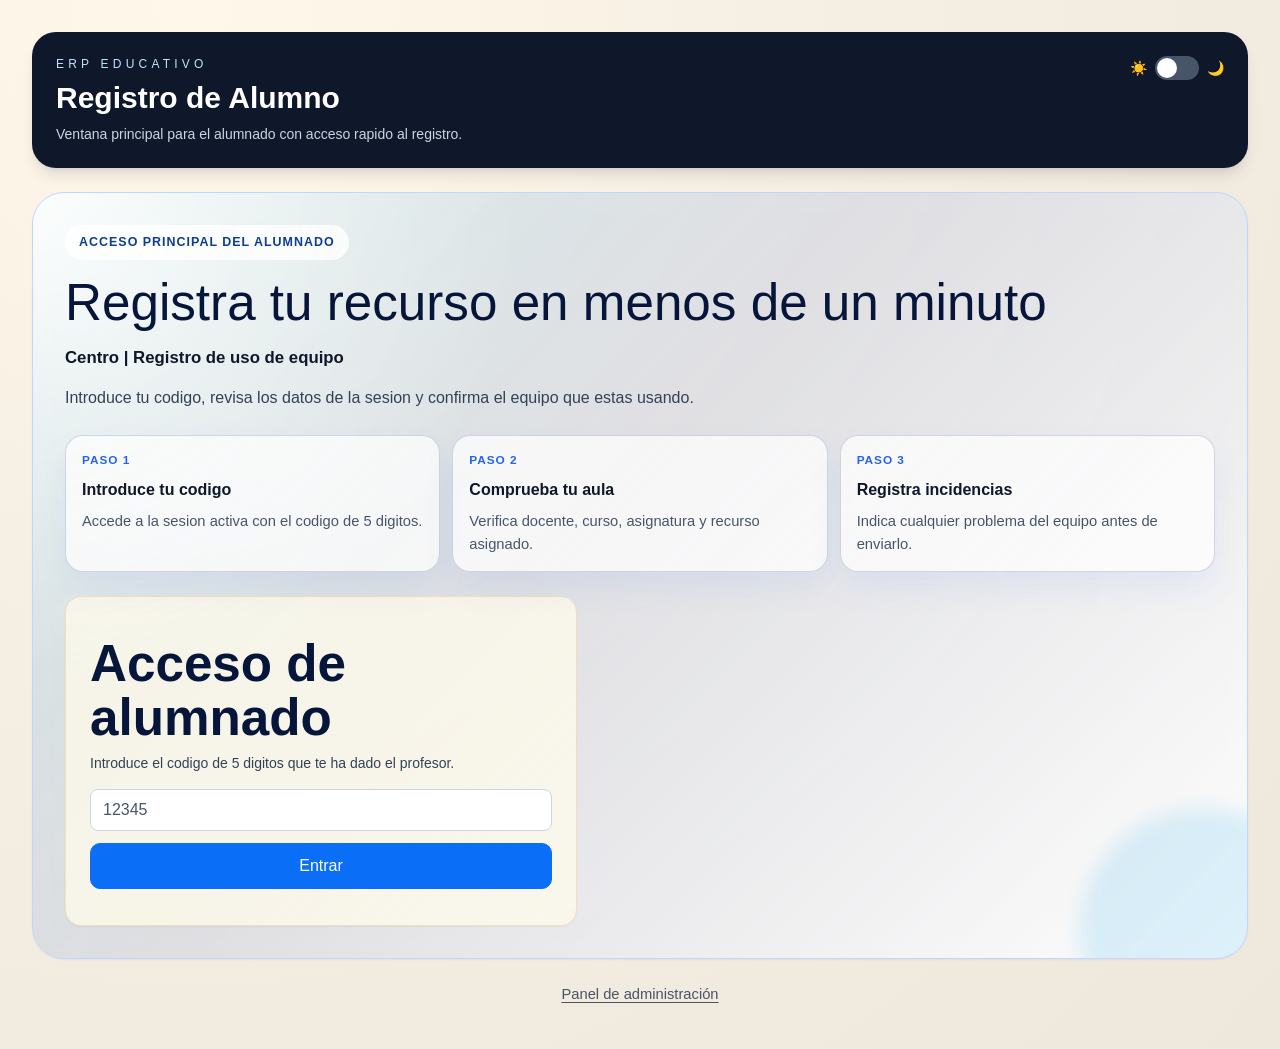
<file: index.html>
<!doctype html>
<html lang="es">
  <head>
    <meta charset="UTF-8" />
    <meta name="viewport" content="width=device-width, initial-scale=1.0" />
    <title>Registro Estudiante | Registro de recursos</title>
    <link
      rel="icon"
      href="data:image/svg+xml,%3Csvg xmlns='http://www.w3.org/2000/svg' viewBox='0 0 100 100'%3E%3Ctext y='.9em' font-size='90'%3E%F0%9F%93%9D%3C/text%3E%3C/svg%3E"
    />
    <script>
      (function () {
        const stored = localStorage.getItem("erp_theme_mode");
        const mode = stored === "light" || stored === "dark"
          ? stored
          : (window.matchMedia("(prefers-color-scheme: dark)").matches ? "dark" : "light");
        const isDark = mode === "dark";
        document.documentElement.classList.toggle("dark", isDark);
      })();
    </script>
    <script type="module" crossorigin src="./assets/theme-DQ0UZAFP.js"></script>
    <script type="module" crossorigin src="./assets/student-main-COjayUn0.js"></script>
    <link rel="stylesheet" crossorigin href="./assets/theme-D5DVmmmR.css">
  </head>
  <body class="app-body text-slate-800 dark:text-slate-100">
    <main class="mx-auto min-h-screen max-w-7xl p-4 md:p-8">
      <header class="app-header mb-6 rounded-3xl p-6 text-white shadow-lg">
        <div class="flex flex-wrap items-start justify-between gap-4">
          <div>
            <p class="text-xs uppercase tracking-[0.35em] text-sky-200">ERP educativo</p>
            <h1 class="mt-2 text-2xl font-bold md:text-3xl">Registro de Alumno</h1>
            <p class="mt-2 max-w-2xl text-sm text-slate-300">
              Ventana principal para el alumnado con acceso rapido al registro.
            </p>
          </div>
          <div class="flex items-center gap-2 text-slate-300">
            <span class="text-sm">☀️</span>
            <label class="relative inline-flex cursor-pointer items-center">
              <input id="theme-toggle-student" type="checkbox" class="peer sr-only" />
              <span class="h-6 w-11 rounded-full bg-slate-600 transition peer-checked:bg-indigo-500"></span>
              <span class="absolute left-0.5 top-0.5 h-5 w-5 rounded-full bg-white transition peer-checked:translate-x-5"></span>
            </label>
            <span class="text-sm">🌙</span>
          </div>
        </div>
      </header>

      <section id="student-landing-hero" class="student-hero app-card rounded-[2rem] p-6 shadow-sm backdrop-blur md:p-8">
        <div class="student-hero-copy">
          <p class="student-hero-kicker">Acceso principal del alumnado</p>
          <h2>Registra tu recurso en menos de un minuto</h2>
          <p id="student-subtitle" class="student-hero-subtitle">Cargando configuracion...</p>
          <p class="student-hero-text">
            Introduce tu codigo, revisa los datos de la sesion y confirma el equipo que estas usando.
          </p>

          <div class="student-hero-points mt-6">
            <article class="student-point">
              <span class="student-point__label">Paso 1</span>
              <strong>Introduce tu codigo</strong>
              <p>Accede a la sesion activa con el codigo de 5 digitos.</p>
            </article>
            <article class="student-point">
              <span class="student-point__label">Paso 2</span>
              <strong>Comprueba tu aula</strong>
              <p>Verifica docente, curso, asignatura y recurso asignado.</p>
            </article>
            <article class="student-point">
              <span class="student-point__label">Paso 3</span>
              <strong>Registra incidencias</strong>
              <p>Indica cualquier problema del equipo antes de enviarlo.</p>
            </article>
          </div>

          <section id="code-gate" class="student-gate app-subcard mt-6 hidden rounded-2xl p-6 shadow-sm">
            <h2 class="text-lg font-semibold text-slate-900 dark:text-slate-100">Acceso de alumnado</h2>
            <p class="mt-2 text-sm text-slate-700 dark:text-slate-300">Introduce el codigo de 5 digitos que te ha dado el profesor.</p>
            <form id="code-gate-form" class="mt-4 space-y-3">
              <input id="code-gate-input" inputmode="numeric" maxlength="5" placeholder="12345" required class="w-full rounded-lg border border-slate-300 px-3 py-2" />
              <button type="submit" class="btn primary w-full">Entrar</button>
            </form>
            <p id="code-gate-feedback" class="mt-3 text-sm text-slate-600 dark:text-slate-300"></p>
          </section>
        </div>
      </section>

      <dialog id="invalid-code-modal" class="app-modal rounded-2xl border border-slate-300 bg-white p-0 dark:border-slate-700 dark:bg-slate-900">
        <div class="p-6">
          <h3 class="text-lg font-semibold text-slate-900 dark:text-slate-100">Codigo no valido</h3>
          <p class="mt-2 text-sm text-slate-700 dark:text-slate-300">El codigo introducido no existe. Vuelve a introducir un codigo correcto.</p>
          <button id="close-invalid-code-modal" class="btn primary mt-4">Reintentar</button>
        </div>
      </dialog>

      <section id="student-session-section" class="app-card session-data mt-6 rounded-2xl p-5 shadow-sm backdrop-blur md:p-6">
        <h2 class="text-lg font-semibold text-blue-950 dark:text-slate-100">Informe de sesion</h2>
        <div class="mt-4 grid gap-3 md:grid-cols-3">
          <article class="app-subcard rounded-lg p-4">
            <p class="text-xs text-blue-900 dark:text-slate-300">Profesor</p>
            <p id="student-teacher" class="mt-1 font-semibold text-blue-950 dark:text-slate-100"></p>
            <p class="mt-3 text-xs text-blue-900 dark:text-slate-300">Dia</p>
            <p id="student-date" class="mt-1 font-semibold text-blue-950 dark:text-slate-100"></p>
            <p class="mt-3 text-xs text-blue-900 dark:text-slate-300">Hora</p>
            <p id="student-time" class="mt-1 font-semibold text-blue-950 dark:text-slate-100"></p>
          </article>
          <article class="app-subcard rounded-lg p-4">
            <p class="text-xs text-blue-900 dark:text-slate-300">Curso</p>
            <p id="student-course" class="mt-1 font-semibold text-blue-950 dark:text-slate-100"></p>
            <p class="mt-3 text-xs text-blue-900 dark:text-slate-300">Letra</p>
            <p id="student-unit" class="mt-1 font-semibold text-blue-950 dark:text-slate-100"></p>
            <p class="mt-3 text-xs text-blue-900 dark:text-slate-300">Asignatura</p>
            <p id="student-subject" class="mt-1 font-semibold text-blue-950 dark:text-slate-100"></p>
          </article>
          <article class="app-subcard rounded-lg p-4">
            <p class="text-xs text-blue-900 dark:text-slate-300">Ubicacion</p>
            <p id="student-location" class="mt-1 font-semibold text-blue-950 dark:text-slate-100"></p>
            <p class="mt-3 text-xs text-blue-900 dark:text-slate-300">Recurso</p>
            <p id="student-resource" class="mt-1 font-semibold text-blue-950 dark:text-slate-100"></p>
          </article>
        </div>
      </section>

      <section id="student-register-section" class="app-card mt-6 rounded-2xl p-5 shadow-sm backdrop-blur md:p-6">
        <h2 class="text-lg font-semibold text-blue-950 dark:text-slate-100">Registrar recurso</h2>
        <form id="student-form" class="mt-4 grid gap-4 md:grid-cols-2">
          <label class="block">
            <span class="mb-1 block text-sm font-medium text-blue-950 dark:text-slate-300">Nombre alumno</span>
            <select id="student-name" name="studentName" required class="w-full rounded-lg border border-slate-300 px-3 py-2"></select>
          </label>

          <label id="student-name-other-wrap" class="block hidden">
            <span class="mb-1 block text-sm font-medium text-blue-950 dark:text-slate-300">Nombre alumno (Otro)</span>
            <input id="student-name-other" name="studentNameOther" class="w-full rounded-lg border border-slate-300 px-3 py-2" />
          </label>

          <label class="block">
            <span class="mb-1 block text-sm font-medium text-blue-950 dark:text-slate-300">Recurso</span>
            <select id="student-resource-input" name="resourceInput" required class="w-full rounded-lg border border-slate-300 px-3 py-2"></select>
          </label>

          <label class="block">
            <span class="mb-1 block text-sm font-medium text-blue-950 dark:text-slate-300">Incidencia</span>
            <select id="has-incident" name="hasIncident" class="w-full rounded-lg border border-slate-300 px-3 py-2">
              <option value="no">No</option>
              <option value="si">Si</option>
            </select>
          </label>

          <label class="block md:col-span-2">
            <span class="mb-1 block text-sm font-medium text-blue-950 dark:text-slate-300">Descripcion de la incidencia</span>
            <textarea id="student-incident" name="incident" rows="3" placeholder="Ej: teclado danado, pantalla con fallo..." class="w-full rounded-lg border border-slate-300 px-3 py-2" disabled></textarea>
          </label>

          <button type="submit" class="btn primary md:col-span-2">
            Registrar recurso
          </button>
        </form>
        <p id="student-feedback" class="mt-3 text-sm text-slate-600 dark:text-slate-300"></p>
      </section>

      <div id="student-admin-footer" class="student-admin-footer">
        <a href="./admin.html" class="student-admin-link">
          Panel de administración
        </a>
      </div>
    </main>
  </body>
</html>
</file>
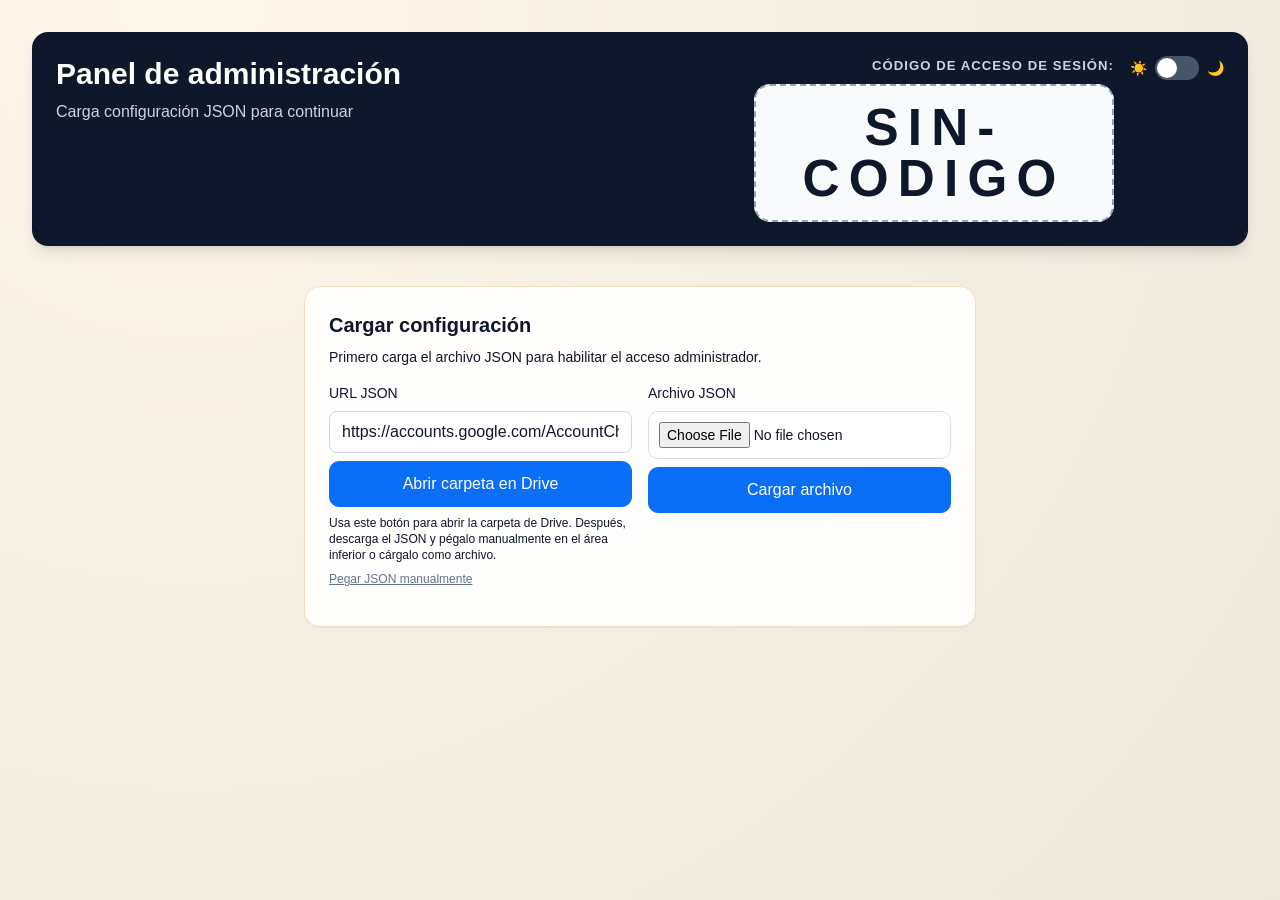
<file: admin.html>
<!doctype html>
<html lang="es">
  <head>
    <meta charset="UTF-8" />
    <meta name="viewport" content="width=device-width, initial-scale=1.0" />
    <title>Panel de administración | Registro de recursos</title>
    <link
      rel="icon"
      href="data:image/svg+xml,%3Csvg xmlns='http://www.w3.org/2000/svg' viewBox='0 0 100 100'%3E%3Ctext y='.9em' font-size='90'%3E%F0%9F%8F%AB%3C/text%3E%3C/svg%3E"
    />
    <script>
      (function () {
        const stored = localStorage.getItem("erp_theme_mode");
        const mode = stored === "light" || stored === "dark"
          ? stored
          : (window.matchMedia("(prefers-color-scheme: dark)").matches ? "dark" : "light");
        const isDark = mode === "dark";
        document.documentElement.classList.toggle("dark", isDark);
      })();
    </script>
    <script type="module" crossorigin src="./assets/admin-BoJXXQzV.js"></script>
    <link rel="modulepreload" crossorigin href="./assets/theme-DQ0UZAFP.js">
    <link rel="stylesheet" crossorigin href="./assets/theme-D5DVmmmR.css">
  </head>
  <body class="app-body text-slate-800 dark:text-slate-100">
    <main class="mx-auto min-h-screen max-w-7xl p-4 md:p-8">
      <header class="app-header mb-6 rounded-2xl p-6 text-white shadow-lg">
        <div class="flex flex-wrap items-start justify-between gap-3">
          <div>
            <h1 class="text-2xl font-bold md:text-3xl">Panel de administración</h1>
            <p id="admin-subtitle" class="mt-2 text-slate-300">Cargando instituto... | Registro del uso de recursos</p>
          </div>
          <div class="admin-header-tools">
            <div class="admin-access-code-block">
              <p class="admin-access-code-label">Código de acceso de sesión:</p>
              <button id="access-code-btn" class="admin-access-code-button" type="button">
                SIN-CODIGO
              </button>
            </div>
            <div class="flex items-center gap-2 text-slate-300">
              <span class="text-sm">☀️</span>
              <label class="relative inline-flex cursor-pointer items-center">
                <input id="theme-toggle-admin" type="checkbox" class="peer sr-only" />
                <span class="h-6 w-11 rounded-full bg-slate-600 transition peer-checked:bg-indigo-500"></span>
                <span class="absolute left-0.5 top-0.5 h-5 w-5 rounded-full bg-white transition peer-checked:translate-x-5"></span>
              </label>
              <span class="text-sm">🌙</span>
            </div>
          </div>
        </div>
      </header>

      <section id="admin-config-loader" class="admin-panel app-card mx-auto mt-10 max-w-2xl rounded-2xl p-6 shadow-sm backdrop-blur">
        <h2 class="text-xl font-semibold">Cargar configuración</h2>
        <p class="mt-2 text-sm text-slate-700 dark:text-slate-300">Primero carga el archivo JSON para habilitar el acceso administrador.</p>
        <div class="mt-4 grid gap-4 md:grid-cols-2">
          <div class="space-y-2">
            <label class="block text-sm font-medium">URL JSON</label>
            <input id="boot-config-url" type="url" placeholder="https://.../config.json" class="w-full rounded-lg border border-slate-300 px-3 py-2" />
            <button id="boot-download-json" type="button" class="btn primary w-full">
              Abrir carpeta en Drive
            </button>
            <p class="text-xs text-slate-500 dark:text-slate-300">
              Usa este botón para abrir la carpeta de Drive. Después, descarga el JSON y pégalo manualmente en el área inferior o cárgalo como archivo.
            </p>
            <button
              id="boot-show-json-editor"
              type="button"
              class="text-left text-xs text-slate-500 underline hover:text-slate-700 dark:text-slate-300"
            >
              Pegar JSON manualmente
            </button>
            <div id="boot-config-json-panel" class="space-y-2 hidden">
              <label class="block text-sm font-medium">JSON descargado</label>
              <textarea id="boot-config-text" rows="10" class="w-full rounded-lg border border-slate-300 bg-white p-2 text-xs font-mono text-slate-700 dark:bg-slate-900 dark:text-slate-100"></textarea>
              <button id="boot-load-config-text" type="button" class="btn primary w-full">
                Cargar configuración
              </button>
            </div>
          </div>
          <div class="space-y-2">
            <label class="block text-sm font-medium">Archivo JSON</label>
            <input id="boot-config-file" type="file" accept=".json,application/json" class="block w-full text-sm" />
            <button id="boot-load-config-file" type="button" class="btn primary w-full">
              Cargar archivo
            </button>
          </div>
        </div>
        <p id="boot-config-feedback" class="mt-3 text-sm text-slate-600 dark:text-slate-300"></p>
      </section>

      <section id="admin-login" class="admin-panel app-card mx-auto mt-10 hidden max-w-md rounded-2xl p-6 shadow-sm backdrop-blur">
        <h2 class="text-xl font-semibold">Acceso administrador</h2>
        <form id="login-form" class="mt-4 space-y-3">
          <input
            id="admin-password"
            type="password"
            placeholder="Contrasena de administrador"
            required
            class="w-full rounded-lg border border-slate-300 px-3 py-2"
          />
          <button id="login-button" type="submit" class="btn primary w-full">
            Acceso administrador
          </button>
        </form>
        <p id="login-feedback" class="mt-3 text-sm text-slate-600 dark:text-slate-300"></p>
      </section>

      <div id="admin-app" class="admin-panel hidden">
        <nav id="admin-tabs" class="app-card mb-5 flex flex-wrap gap-2 rounded-2xl p-3 shadow-sm backdrop-blur">
          <button class="tab-btn active rounded-full border border-slate-300 px-4 py-2 text-sm font-medium dark:border-slate-600 dark:bg-slate-800" data-tab-target="config">Configuracion</button>
          <button class="tab-btn rounded-full border border-slate-300 px-4 py-2 text-sm font-medium dark:border-slate-600 dark:bg-slate-800" data-tab-target="acceso">Acceso alumnado</button>
          <button class="tab-btn rounded-full border border-slate-300 px-4 py-2 text-sm font-medium dark:border-slate-600 dark:bg-slate-800" data-tab-target="validacion">Registro de equipos</button>
          <button class="tab-btn rounded-full border border-slate-300 px-4 py-2 text-sm font-medium dark:border-slate-600 dark:bg-slate-800" data-tab-target="auditoria">Auditoria</button>
        </nav>

        <section class="app-card tab-panel active rounded-2xl p-5 shadow-sm backdrop-blur md:p-6" data-tab-panel="config">
          <form id="session-form" class="space-y-4">
            <div class="form-grid">
              <label>
                Docente
                <select id="docente" required></select>
              </label>
              <label>
                Fecha
                <input id="fecha" type="date" required />
              </label>
              <label>
                Hora
                <select id="hora" required>
                  <option value="8:00-9:00">1º hora (8:00-9:00)</option>
                  <option value="9:00-10:00">2º hora (9:00-10:00)</option>
                  <option value="10:00-11:00">3º hora (10:00-11:00)</option>
                  <option value="11:00-11:30">Recreo (11:00-11:30)</option>
                  <option value="11:30-12:30">4º hora (11:30-12:30)</option>
                  <option value="12:30-13:30">5º hora (12:30-13:30)</option>
                  <option value="13:30-14:30">6º hora (13:30-14:30)</option>
                </select>
              </label>
              <label class="flex items-center gap-2 pt-6">
                <input id="puestos-fijos-curso" type="checkbox" class="h-4 w-4" />
                <span>Puestos fijos para todo el curso</span>
              </label>
            </div>
            <div class="form-grid">
              <label>
                URL inicio (post-registro)
                <input id="url-inicio" type="url" placeholder="https://educacionadistancia.juntadeandalucia.es/centros/cadiz/my/courses.php" />
              </label>
            </div>
            <div class="form-grid">
              <label>
                Curso
                <select id="curso"></select>
              </label>
              <label>
                Unidad
                <select id="unidad"></select>
              </label>
              <label>
                Asignatura
                <select id="asignatura"></select>
              </label>
              <label id="asignatura-otra-wrap" class="hidden">
                Otra asignatura
                <input id="asignatura-otra" placeholder="Escribe una asignatura nueva" />
              </label>
            </div>

            <div class="form-grid">
              <label>
                Ubicacion
                <select id="ubicacion"></select>
              </label>
              <label>
                Recurso
                <select id="recurso"></select>
              </label>
            </div>

            <label class="full">
              <span id="students-label">Alumnos Curso-Unidad Asignatura</span>
              <textarea id="students-list" rows="8" required></textarea>
            </label>

            <button type="submit" class="btn primary full">Actualizar sesion</button>
          </form>
          <p id="session-feedback" class="feedback"></p>
        </section>

        <section class="app-card tab-panel rounded-2xl p-5 shadow-sm backdrop-blur md:p-6" data-tab-panel="acceso">
          <div>
            <p>Comparte este enlace para que el alumnado se registre:</p>
            <input id="student-url" readonly />
            <div class="inline-form">
              <button id="copy-url" class="btn">Copiar URL</button>
            </div>
          </div>
        </section>

        <section class="app-card tab-panel rounded-2xl p-5 shadow-sm backdrop-blur md:p-6" data-tab-panel="validacion">
          <p id="validation-summary" class="feedback"></p>
          <div id="validation-header" class="app-subcard mb-4 rounded-xl p-4"></div>
          <div class="mb-3 inline-form inline-form--center">
            <button id="add-registration" type="button" class="btn primary">Añadir registro</button>
            <button id="refresh-remote" type="button" class="btn">Refrescar App Script</button>
            <span id="registration-count" class="counter-pill" aria-live="polite">Registros: 0</span>
            <button id="print-session-report" type="button" class="btn">Imprimir</button>
          </div>
          <p id="refresh-feedback" class="feedback"></p>
          <div class="table-wrap">
            <table>
              <thead>
                <tr>
                  <th>Alumno</th>
                  <th>Recurso</th>
                  <th>Tiempo</th>
                  <th>Incidencia</th>
                  <th>Observacion</th>
                  <th>Acciones</th>
                </tr>
              </thead>
              <tbody id="assignment-table"></tbody>
            </table>
          </div>
          <button id="go-bulk-submit" type="button" class="btn primary mt-4">Enviar datos al formulario</button>
          <p id="bulk-feedback" class="feedback"></p>
        </section>

        <section class="app-card tab-panel rounded-2xl p-5 shadow-sm backdrop-blur md:p-6" data-tab-panel="auditoria">
          <div class="audit-hero mb-4 rounded-2xl p-4 md:p-5">
            <h3 class="text-lg font-semibold">Auditoría histórica</h3>
            <p class="mt-1 text-sm">
              Carga el CSV exportado y filtra por fecha, docente, recurso, curso o equipos con búsqueda flexible.
            </p>
          </div>
          <form id="audit-form" class="form-grid">
            <label>
              CSV de registros
              <input id="audit-file" type="file" accept=".csv,text/csv" required />
            </label>
            <button id="audit-load-history" type="submit" class="btn full">Cargar historial</button>
          </form>
          <div class="mt-3 inline-form">
            <button id="audit-apply-filters" type="button" class="btn primary">Ejecutar filtro</button>
            <button id="audit-clear-filters" type="button" class="btn" title="Limpiar filtros">🗑️ Limpiar filtros</button>
            <button id="audit-print-report" type="button" class="btn">Imprimir informe</button>
          </div>
          <p id="audit-summary" class="feedback mt-3"></p>
          <div id="audit-results" class="table-wrap"></div>
        </section>
      </div>

      <dialog id="bulk-success-modal" class="rounded-2xl border border-slate-300 bg-white p-0 dark:border-slate-700 dark:bg-slate-900">
        <div class="p-6">
          <div class="mb-3 flex items-center justify-between gap-3">
            <h3 class="text-lg font-semibold text-slate-900 dark:text-slate-100">Envio completado</h3>
            <button id="close-bulk-success-modal" type="button" class="btn">Cerrar</button>
          </div>
          <p class="mb-3 text-slate-800 dark:text-slate-200">Los datos se han enviado correctamente al formulario.</p>
          <pre id="bulk-success-summary" class="max-h-80 overflow-auto rounded-xl border border-slate-200 bg-slate-50 p-3 text-sm text-slate-900 dark:border-slate-700 dark:bg-slate-950 dark:text-slate-100"></pre>
        </div>
      </dialog>

      <dialog id="add-registration-modal" class="rounded-2xl border border-slate-300 bg-white p-0 dark:border-slate-700 dark:bg-slate-900">
        <form id="add-registration-form" method="dialog" class="p-6">
          <div class="mb-3 flex items-center justify-between gap-3">
            <h3 class="text-lg font-semibold text-slate-900 dark:text-slate-100">Añadir registro de uso</h3>
            <button id="close-add-registration-modal" type="button" class="btn">Cerrar</button>
          </div>
          <p id="add-registration-session-info" class="mb-4 text-sm text-slate-700 dark:text-slate-300"></p>
          <div class="grid gap-3 md:grid-cols-2">
            <label>
              Alumno
              <input id="add-registration-student" required class="w-full rounded-lg border border-slate-300 px-3 py-2" placeholder="Nombre del alumno" />
            </label>
            <label>
              Recurso
              <select id="add-registration-resource" class="w-full rounded-lg border border-slate-300 px-3 py-2"></select>
            </label>
            <label>
              Incidencia
              <select id="add-registration-incident" class="w-full rounded-lg border border-slate-300 px-3 py-2">
                <option value="no">No</option>
                <option value="si">Si</option>
              </select>
            </label>
            <label class="md:col-span-2">
              Observacion
              <textarea id="add-registration-observation" rows="3" class="w-full rounded-lg border border-slate-300 px-3 py-2" disabled></textarea>
            </label>
          </div>
          <div class="mt-4 flex justify-end gap-2">
            <button id="save-add-registration" type="submit" class="btn primary">Guardar registro</button>
          </div>
        </form>
      </dialog>

      <dialog id="audit-equipos-modal" class="rounded-2xl border border-slate-300 bg-white p-0 dark:border-slate-700 dark:bg-slate-900">
        <div class="p-6">
          <div class="mb-3 flex items-center justify-between gap-3">
            <h3 class="text-lg font-semibold text-slate-900 dark:text-slate-100">Detalle de equipos</h3>
            <button id="close-audit-equipos-modal" type="button" class="btn">Cerrar</button>
          </div>
          <div id="audit-equipos-content" class="table-wrap"></div>
        </div>
      </dialog>
    </main>
  </body>
</html>
</file>
<file: assets/theme-D5DVmmmR.css>
*,:before,:after{--tw-border-spacing-x: 0;--tw-border-spacing-y: 0;--tw-translate-x: 0;--tw-translate-y: 0;--tw-rotate: 0;--tw-skew-x: 0;--tw-skew-y: 0;--tw-scale-x: 1;--tw-scale-y: 1;--tw-pan-x: ;--tw-pan-y: ;--tw-pinch-zoom: ;--tw-scroll-snap-strictness: proximity;--tw-gradient-from-position: ;--tw-gradient-via-position: ;--tw-gradient-to-position: ;--tw-ordinal: ;--tw-slashed-zero: ;--tw-numeric-figure: ;--tw-numeric-spacing: ;--tw-numeric-fraction: ;--tw-ring-inset: ;--tw-ring-offset-width: 0px;--tw-ring-offset-color: #fff;--tw-ring-color: rgb(59 130 246 / .5);--tw-ring-offset-shadow: 0 0 #0000;--tw-ring-shadow: 0 0 #0000;--tw-shadow: 0 0 #0000;--tw-shadow-colored: 0 0 #0000;--tw-blur: ;--tw-brightness: ;--tw-contrast: ;--tw-grayscale: ;--tw-hue-rotate: ;--tw-invert: ;--tw-saturate: ;--tw-sepia: ;--tw-drop-shadow: ;--tw-backdrop-blur: ;--tw-backdrop-brightness: ;--tw-backdrop-contrast: ;--tw-backdrop-grayscale: ;--tw-backdrop-hue-rotate: ;--tw-backdrop-invert: ;--tw-backdrop-opacity: ;--tw-backdrop-saturate: ;--tw-backdrop-sepia: ;--tw-contain-size: ;--tw-contain-layout: ;--tw-contain-paint: ;--tw-contain-style: }::backdrop{--tw-border-spacing-x: 0;--tw-border-spacing-y: 0;--tw-translate-x: 0;--tw-translate-y: 0;--tw-rotate: 0;--tw-skew-x: 0;--tw-skew-y: 0;--tw-scale-x: 1;--tw-scale-y: 1;--tw-pan-x: ;--tw-pan-y: ;--tw-pinch-zoom: ;--tw-scroll-snap-strictness: proximity;--tw-gradient-from-position: ;--tw-gradient-via-position: ;--tw-gradient-to-position: ;--tw-ordinal: ;--tw-slashed-zero: ;--tw-numeric-figure: ;--tw-numeric-spacing: ;--tw-numeric-fraction: ;--tw-ring-inset: ;--tw-ring-offset-width: 0px;--tw-ring-offset-color: #fff;--tw-ring-color: rgb(59 130 246 / .5);--tw-ring-offset-shadow: 0 0 #0000;--tw-ring-shadow: 0 0 #0000;--tw-shadow: 0 0 #0000;--tw-shadow-colored: 0 0 #0000;--tw-blur: ;--tw-brightness: ;--tw-contrast: ;--tw-grayscale: ;--tw-hue-rotate: ;--tw-invert: ;--tw-saturate: ;--tw-sepia: ;--tw-drop-shadow: ;--tw-backdrop-blur: ;--tw-backdrop-brightness: ;--tw-backdrop-contrast: ;--tw-backdrop-grayscale: ;--tw-backdrop-hue-rotate: ;--tw-backdrop-invert: ;--tw-backdrop-opacity: ;--tw-backdrop-saturate: ;--tw-backdrop-sepia: ;--tw-contain-size: ;--tw-contain-layout: ;--tw-contain-paint: ;--tw-contain-style: }*,:before,:after{box-sizing:border-box;border-width:0;border-style:solid;border-color:#e5e7eb}:before,:after{--tw-content: ""}html,:host{line-height:1.5;-webkit-text-size-adjust:100%;-moz-tab-size:4;-o-tab-size:4;tab-size:4;font-family:ui-sans-serif,system-ui,sans-serif,"Apple Color Emoji","Segoe UI Emoji",Segoe UI Symbol,"Noto Color Emoji";font-feature-settings:normal;font-variation-settings:normal;-webkit-tap-highlight-color:transparent}body{margin:0;line-height:inherit}hr{height:0;color:inherit;border-top-width:1px}abbr:where([title]){-webkit-text-decoration:underline dotted;text-decoration:underline dotted}h1,h2,h3,h4,h5,h6{font-size:inherit;font-weight:inherit}a{color:inherit;text-decoration:inherit}b,strong{font-weight:bolder}code,kbd,samp,pre{font-family:ui-monospace,SFMono-Regular,Menlo,Monaco,Consolas,Liberation Mono,Courier New,monospace;font-feature-settings:normal;font-variation-settings:normal;font-size:1em}small{font-size:80%}sub,sup{font-size:75%;line-height:0;position:relative;vertical-align:baseline}sub{bottom:-.25em}sup{top:-.5em}table{text-indent:0;border-color:inherit;border-collapse:collapse}button,input,optgroup,select,textarea{font-family:inherit;font-feature-settings:inherit;font-variation-settings:inherit;font-size:100%;font-weight:inherit;line-height:inherit;letter-spacing:inherit;color:inherit;margin:0;padding:0}button,select{text-transform:none}button,input:where([type=button]),input:where([type=reset]),input:where([type=submit]){-webkit-appearance:button;background-color:transparent;background-image:none}:-moz-focusring{outline:auto}:-moz-ui-invalid{box-shadow:none}progress{vertical-align:baseline}::-webkit-inner-spin-button,::-webkit-outer-spin-button{height:auto}[type=search]{-webkit-appearance:textfield;outline-offset:-2px}::-webkit-search-decoration{-webkit-appearance:none}::-webkit-file-upload-button{-webkit-appearance:button;font:inherit}summary{display:list-item}blockquote,dl,dd,h1,h2,h3,h4,h5,h6,hr,figure,p,pre{margin:0}fieldset{margin:0;padding:0}legend{padding:0}ol,ul,menu{list-style:none;margin:0;padding:0}dialog{padding:0}textarea{resize:vertical}input::-moz-placeholder,textarea::-moz-placeholder{opacity:1;color:#9ca3af}input::placeholder,textarea::placeholder{opacity:1;color:#9ca3af}button,[role=button]{cursor:pointer}:disabled{cursor:default}img,svg,video,canvas,audio,iframe,embed,object{display:block;vertical-align:middle}img,video{max-width:100%;height:auto}[hidden]:where(:not([hidden=until-found])){display:none}.sr-only{position:absolute;width:1px;height:1px;padding:0;margin:-1px;overflow:hidden;clip:rect(0,0,0,0);white-space:nowrap;border-width:0}.visible{visibility:visible}.absolute{position:absolute}.relative{position:relative}.left-0\.5{left:.125rem}.top-0\.5{top:.125rem}.mx-auto{margin-left:auto;margin-right:auto}.mb-1{margin-bottom:.25rem}.mb-2{margin-bottom:.5rem}.mb-3{margin-bottom:.75rem}.mb-4{margin-bottom:1rem}.mb-5{margin-bottom:1.25rem}.mb-6{margin-bottom:1.5rem}.mt-1{margin-top:.25rem}.mt-10{margin-top:2.5rem}.mt-2{margin-top:.5rem}.mt-3{margin-top:.75rem}.mt-4{margin-top:1rem}.mt-6{margin-top:1.5rem}.block{display:block}.flex{display:flex}.inline-flex{display:inline-flex}.table{display:table}.grid{display:grid}.hidden{display:none}.h-4{height:1rem}.h-5{height:1.25rem}.h-6{height:1.5rem}.max-h-80{max-height:20rem}.min-h-screen{min-height:100vh}.w-11{width:2.75rem}.w-4{width:1rem}.w-5{width:1.25rem}.w-full{width:100%}.max-w-2xl{max-width:42rem}.max-w-7xl{max-width:80rem}.max-w-md{max-width:28rem}.cursor-pointer{cursor:pointer}.flex-wrap{flex-wrap:wrap}.items-start{align-items:flex-start}.items-center{align-items:center}.justify-end{justify-content:flex-end}.justify-between{justify-content:space-between}.gap-2{gap:.5rem}.gap-3{gap:.75rem}.gap-4{gap:1rem}.space-y-2>:not([hidden])~:not([hidden]){--tw-space-y-reverse: 0;margin-top:calc(.5rem * calc(1 - var(--tw-space-y-reverse)));margin-bottom:calc(.5rem * var(--tw-space-y-reverse))}.space-y-3>:not([hidden])~:not([hidden]){--tw-space-y-reverse: 0;margin-top:calc(.75rem * calc(1 - var(--tw-space-y-reverse)));margin-bottom:calc(.75rem * var(--tw-space-y-reverse))}.space-y-4>:not([hidden])~:not([hidden]){--tw-space-y-reverse: 0;margin-top:calc(1rem * calc(1 - var(--tw-space-y-reverse)));margin-bottom:calc(1rem * var(--tw-space-y-reverse))}.overflow-auto{overflow:auto}.rounded-2xl{border-radius:1rem}.rounded-3xl{border-radius:1.5rem}.rounded-\[2rem\]{border-radius:2rem}.rounded-full{border-radius:9999px}.rounded-lg{border-radius:.5rem}.rounded-xl{border-radius:.75rem}.border{border-width:1px}.border-slate-200{--tw-border-opacity: 1;border-color:rgb(226 232 240 / var(--tw-border-opacity, 1))}.border-slate-300{--tw-border-opacity: 1;border-color:rgb(203 213 225 / var(--tw-border-opacity, 1))}.bg-slate-50{--tw-bg-opacity: 1;background-color:rgb(248 250 252 / var(--tw-bg-opacity, 1))}.bg-slate-600{--tw-bg-opacity: 1;background-color:rgb(71 85 105 / var(--tw-bg-opacity, 1))}.bg-white{--tw-bg-opacity: 1;background-color:rgb(255 255 255 / var(--tw-bg-opacity, 1))}.p-0{padding:0}.p-2{padding:.5rem}.p-3{padding:.75rem}.p-4{padding:1rem}.p-5{padding:1.25rem}.p-6{padding:1.5rem}.px-3{padding-left:.75rem;padding-right:.75rem}.px-4{padding-left:1rem;padding-right:1rem}.py-2{padding-top:.5rem;padding-bottom:.5rem}.pt-6{padding-top:1.5rem}.text-left{text-align:left}.font-mono{font-family:ui-monospace,SFMono-Regular,Menlo,Monaco,Consolas,Liberation Mono,Courier New,monospace}.text-2xl{font-size:1.5rem;line-height:2rem}.text-lg{font-size:1.125rem;line-height:1.75rem}.text-sm{font-size:.875rem;line-height:1.25rem}.text-xl{font-size:1.25rem;line-height:1.75rem}.text-xs{font-size:.75rem;line-height:1rem}.font-bold{font-weight:700}.font-medium{font-weight:500}.font-semibold{font-weight:600}.uppercase{text-transform:uppercase}.tracking-\[0\.35em\]{letter-spacing:.35em}.text-blue-900{--tw-text-opacity: 1;color:rgb(30 58 138 / var(--tw-text-opacity, 1))}.text-blue-950{--tw-text-opacity: 1;color:rgb(23 37 84 / var(--tw-text-opacity, 1))}.text-sky-200{--tw-text-opacity: 1;color:rgb(186 230 253 / var(--tw-text-opacity, 1))}.text-slate-300{--tw-text-opacity: 1;color:rgb(203 213 225 / var(--tw-text-opacity, 1))}.text-slate-500{--tw-text-opacity: 1;color:rgb(100 116 139 / var(--tw-text-opacity, 1))}.text-slate-600{--tw-text-opacity: 1;color:rgb(71 85 105 / var(--tw-text-opacity, 1))}.text-slate-700{--tw-text-opacity: 1;color:rgb(51 65 85 / var(--tw-text-opacity, 1))}.text-slate-800{--tw-text-opacity: 1;color:rgb(30 41 59 / var(--tw-text-opacity, 1))}.text-slate-900{--tw-text-opacity: 1;color:rgb(15 23 42 / var(--tw-text-opacity, 1))}.text-white{--tw-text-opacity: 1;color:rgb(255 255 255 / var(--tw-text-opacity, 1))}.underline{text-decoration-line:underline}.shadow-lg{--tw-shadow: 0 10px 15px -3px rgb(0 0 0 / .1), 0 4px 6px -4px rgb(0 0 0 / .1);--tw-shadow-colored: 0 10px 15px -3px var(--tw-shadow-color), 0 4px 6px -4px var(--tw-shadow-color);box-shadow:var(--tw-ring-offset-shadow, 0 0 #0000),var(--tw-ring-shadow, 0 0 #0000),var(--tw-shadow)}.shadow-sm{--tw-shadow: 0 1px 2px 0 rgb(0 0 0 / .05);--tw-shadow-colored: 0 1px 2px 0 var(--tw-shadow-color);box-shadow:var(--tw-ring-offset-shadow, 0 0 #0000),var(--tw-ring-shadow, 0 0 #0000),var(--tw-shadow)}.filter{filter:var(--tw-blur) var(--tw-brightness) var(--tw-contrast) var(--tw-grayscale) var(--tw-hue-rotate) var(--tw-invert) var(--tw-saturate) var(--tw-sepia) var(--tw-drop-shadow)}.backdrop-blur{--tw-backdrop-blur: blur(8px);-webkit-backdrop-filter:var(--tw-backdrop-blur) var(--tw-backdrop-brightness) var(--tw-backdrop-contrast) var(--tw-backdrop-grayscale) var(--tw-backdrop-hue-rotate) var(--tw-backdrop-invert) var(--tw-backdrop-opacity) var(--tw-backdrop-saturate) var(--tw-backdrop-sepia);backdrop-filter:var(--tw-backdrop-blur) var(--tw-backdrop-brightness) var(--tw-backdrop-contrast) var(--tw-backdrop-grayscale) var(--tw-backdrop-hue-rotate) var(--tw-backdrop-invert) var(--tw-backdrop-opacity) var(--tw-backdrop-saturate) var(--tw-backdrop-sepia)}.transition{transition-property:color,background-color,border-color,text-decoration-color,fill,stroke,opacity,box-shadow,transform,filter,backdrop-filter;transition-timing-function:cubic-bezier(.4,0,.2,1);transition-duration:.15s}:root{--bg: #f3f6fb;--card: #ffffff;--text: #1f2937;--muted: #5f6b7a;--primary: #0b6ef6;--danger: #c1121f;--border: #d8dee9;--ok: #1a7f37;--warn: #b4690e}html{color-scheme:light}html.dark{color-scheme:dark}*{box-sizing:border-box}body{margin:0;font-family:IBM Plex Sans,Segoe UI,sans-serif;color:var(--text);background:radial-gradient(circle at top right,#dbeafe 0,var(--bg) 35%,#e9eef7 100%)}.app-body{background:radial-gradient(circle at 15% 0%,#fff8ea,#f6efe3 38%,#eee7dc)}.dark .app-body{background:radial-gradient(circle at 20% 0%,#1d2a44,#0f172a 45%,#020617)}.app-header{background:#0f172a}.app-header a{color:#cbd5e1}.app-header a:hover{color:#f8fafc}.app-card{border:1px solid #f1dfc1;background:#ffffffe6;color:#0f172a}.app-subcard{border:1px solid #f1dfc1;background:#fffbebbf;color:#0f172a}.dark .app-card{border-color:#334155;background:#0f172ae6;color:#e2e8f0}.dark .app-subcard{border-color:#334155;background:#1e293b;color:#e2e8f0}.session-data h2{color:#06153a}.session-data .app-subcard p:first-child{color:#0b235d}.session-data .app-subcard p:last-child{color:#04102e}.dark .session-data h2,.dark .session-data .app-subcard p:first-child,.dark .session-data .app-subcard p:last-child{color:inherit}.student-hero{position:relative;overflow:hidden;border-color:#bfd6ff;background:radial-gradient(circle at top left,rgba(255,255,255,.92),transparent 34%),linear-gradient(135deg,#0ea5e929,#2563eb1a 44%,#fffffff5)}.student-hero:after{content:"";position:absolute;right:-82px;bottom:-100px;width:250px;height:250px;border-radius:999px;background:#0ea5e924;filter:blur(10px)}.student-hero-grid{position:relative;z-index:1;display:grid;gap:24px;align-items:center}.student-hero-kicker{display:inline-flex;align-items:center;margin:0;padding:8px 14px;border-radius:999px;background:#ffffffc7;color:#0f3d91;font-size:.78rem;font-weight:700;letter-spacing:.08em;text-transform:uppercase}.student-hero-copy h2{margin:16px 0 0;color:#06153a;font-size:clamp(2rem,4vw,3.3rem);line-height:1.05}.student-hero-subtitle{margin:16px 0 0;max-width:44rem;color:#0f172a;font-size:1.05rem;font-weight:600}.student-hero-text{margin:14px 0 0;max-width:42rem;color:#334155;line-height:1.65}.student-hero-points{display:grid;gap:12px;grid-template-columns:repeat(auto-fit,minmax(180px,1fr))}.student-point{padding:16px;border:1px solid rgba(148,163,184,.42);border-radius:18px;background:#ffffffb8;box-shadow:0 16px 32px #2563eb14}.student-point__label{display:block;margin-bottom:8px;color:#2563eb;font-size:.74rem;font-weight:700;letter-spacing:.08em;text-transform:uppercase}.student-point strong{display:block;color:#0f172a}.student-point p{margin:8px 0 0;color:#475569;font-size:.92rem;line-height:1.55}.student-gate{max-width:32rem}.student-admin-footer{display:flex;justify-content:center;margin-top:24px;padding-bottom:12px}.student-admin-link{color:#475569;font-size:.92rem;text-decoration:underline;text-underline-offset:.2em;transition:color .15s ease}.student-admin-link:hover{color:#0f3d91}@media (min-width: 960px){.student-hero-grid{grid-template-columns:minmax(0,1.2fr) minmax(300px,.8fr)}}.admin-panel,.admin-panel h2,.admin-panel h3,.admin-panel p,.admin-panel label,.admin-panel th,.admin-panel td{color:#0f172a}.dark .admin-panel,.dark .admin-panel h2,.dark .admin-panel h3,.dark .admin-panel p,.dark .admin-panel label,.dark .admin-panel th,.dark .admin-panel td{color:#e2e8f0}.page{max-width:1100px;margin:0 auto;padding:24px}.hero h1{margin:0;font-size:clamp(1.6rem,2vw + 1rem,2.3rem)}.hero p{margin:8px 0 0;color:var(--muted)}.card{margin-top:20px;border:1px solid var(--border);background:var(--card);border-radius:14px;padding:18px;box-shadow:0 10px 30px #17263c0f}.tab-nav{display:flex;gap:8px;flex-wrap:wrap}.tab-btn{border:1px solid var(--border);background:#fff;color:var(--text);border-radius:999px;padding:8px 12px;cursor:pointer}.tab-btn.active{background:#eaf2ff;border-color:#b4cdfa;color:#0b3f99}.tab-btn:hover{background:#f1f5f9}.dark .tab-btn{background:#0b1220;border-color:#475569;color:#e2e8f0}.dark .tab-btn.active{background:#1d4ed8;border-color:#3b82f6;color:#fff}.dark .tab-btn:hover{background:#1e293b}.dark .tab-btn.active:hover{background:#1e40af}.tab-panel{display:none}.tab-panel.active{display:block}.form-grid{display:grid;grid-template-columns:repeat(auto-fit,minmax(220px,1fr));gap:12px}label{display:flex;flex-direction:column;font-size:.9rem;gap:6px;color:#0f172a}.dark label{color:#e2e8f0}.readonly-value{margin:0;min-height:40px;border:1px solid var(--border);border-radius:10px;padding:10px;background:#f8fafc}input,select,textarea,button{font:inherit}input,select,textarea{border:1px solid var(--border);border-radius:10px;padding:10px;background:#fff;color:#0f172a}input::-moz-placeholder,textarea::-moz-placeholder{color:#475569}input::placeholder,textarea::placeholder{color:#475569}input:focus-visible,select:focus-visible,textarea:focus-visible,button:focus-visible{outline:2px solid #2563eb;outline-offset:2px}input:disabled,select:disabled,textarea:disabled{opacity:.72;cursor:not-allowed}.dark input,.dark select,.dark textarea{border-color:#475569;background:#0f172a;color:#e2e8f0}.dark input::-moz-placeholder,.dark textarea::-moz-placeholder{color:#94a3b8}.dark input::placeholder,.dark textarea::placeholder{color:#94a3b8}.dark select option{background:#0f172a;color:#e2e8f0}.full{grid-column:1 / -1}.btn{border:1px solid var(--border);border-radius:10px;padding:10px 14px;background:#fff;cursor:pointer;transition:background-color .15s ease,border-color .15s ease,color .15s ease,opacity .15s ease}.btn.primary{background:var(--primary);color:#fff;border-color:var(--primary)}.btn.danger{background:var(--danger);border-color:var(--danger);color:#fff}.feedback{margin:10px 0 0;color:var(--muted)}.feedback.ok{color:var(--ok)}.feedback.error{color:var(--danger)}.inline-form{display:flex;flex-wrap:wrap;gap:8px}.inline-form--center{align-items:center}.counter-pill{display:inline-flex;align-items:center;min-height:40px;padding:0 12px;border:1px solid #0f172a;border-radius:999px;background:#0f172a;color:#fff;font-weight:600;white-space:nowrap}.dark .counter-pill{border-color:#2563eb;background:#1d4ed8;color:#fff}.admin-header-tools{display:flex;flex-wrap:wrap;align-items:flex-start;justify-content:flex-end;gap:16px;width:100%}.admin-access-code-block{display:flex;flex-direction:column;align-items:flex-end;gap:8px;min-width:min(100%,360px)}.admin-access-code-label{margin:0;color:#cbd5e1;font-size:.82rem;font-weight:700;letter-spacing:.08em;text-transform:uppercase}.admin-access-code-button{width:min(100%,360px)}.hidden{display:none!important}#student-url{width:100%;margin:8px 0}.pc-grid{margin:14px 0;display:grid;grid-template-columns:repeat(auto-fill,minmax(90px,1fr));gap:8px}.pc{border:1px solid var(--border);border-radius:10px;padding:10px;text-align:center;font-weight:600;background:#fff}.pc.busy{background:#dcfce7;border-color:#86efac}.pc.warn{background:#fff3d9;border-color:#ffd27f}.table-wrap{overflow:auto;border:1px solid #cbd5e1;border-radius:12px;background:#fff}table{width:100%;border-collapse:collapse}thead th{background:#f1f5f9;color:#0f172a}th,td{border-bottom:1px solid var(--border);padding:8px;text-align:left;vertical-align:top}tbody tr:nth-child(2n) td{background:#f8fafc}.student-page .card.note p{margin:6px 0}.dark .table-wrap{border-color:#334155;background:#0f172a}.dark thead th{background:#1e293b;color:#e2e8f0}.dark th,.dark td{border-bottom-color:#334155}.dark tbody tr:nth-child(2n) td{background:#111f36}.dark tbody tr:nth-child(odd) td{background:#0f172a}.dark .btn{border-color:#475569;background:#0f172a;color:#e2e8f0}.dark .btn.primary{background:var(--primary);border-color:var(--primary);color:#fff}.dark .btn.danger{background:var(--danger);border-color:var(--danger);color:#fff}.dark .student-hero{border-color:#334155;background:radial-gradient(circle at top left,rgba(59,130,246,.18),transparent 32%),linear-gradient(135deg,#0f172af5,#1e293beb 45%,#020617fa)}.dark .student-hero-kicker{background:#1e293be0;color:#bfdbfe}.dark .student-hero-copy h2,.dark .student-hero-subtitle,.dark .student-point strong{color:#f8fafc}.dark .student-hero-text,.dark .student-point p,.dark .student-admin-link{color:#cbd5e1}.dark .student-admin-link:hover{color:#eff6ff}.dark .student-point{border-color:#475569;background:#0f172ac2;box-shadow:0 18px 36px #02061759}.dark .student-point__label{color:#93c5fd}.audit-hero{border:1px solid #f1dfc1;background:linear-gradient(135deg,#fff7edeb,#fffffff5)}.audit-hero p{color:#475569}.audit-filters{border-bottom:1px solid #e2e8f0;background:linear-gradient(180deg,#fffdf8,#fff);padding:16px}.audit-filters__grid{display:grid;grid-template-columns:repeat(auto-fit,minmax(180px,1fr));gap:12px}.audit-filter-field{display:flex;flex-direction:column;gap:6px;margin:0;font-size:.88rem}.audit-filter-field span{color:#334155;font-weight:600}.audit-filter-field--wide{grid-column:1 / -1}.audit-filters__hint{margin:12px 0 0;color:#64748b;font-size:.85rem}.btn:hover{opacity:.92}.btn:disabled{opacity:.55;cursor:not-allowed}#access-code-btn,.admin-access-code-button{color:#0f172a;background:#f8fafc;border-color:#94a3b8;border-width:2px;border-style:dashed;border-radius:16px;padding:16px 20px;font-size:clamp(2.2rem,4vw,3.75rem);font-weight:900;letter-spacing:.18em;line-height:1;text-align:center;box-shadow:inset 0 0 0 1px #ffffff59}.dark #access-code-btn,.dark .admin-access-code-button{color:#e2e8f0;background:#0f172a;border-color:#64748b}@media (min-width: 768px){.admin-header-tools{width:auto}}@media (max-width: 767px){.admin-access-code-block{align-items:stretch;min-width:100%}.admin-access-code-button{width:100%}}.access-code-modal{width:100vw;height:100vh;max-width:none;max-height:none;margin:0;border:0;background:#0b1220;color:#f8fafc}.access-code-modal::backdrop{background:#020617f2}.access-code-modal__content{min-height:100vh;display:flex;flex-direction:column;justify-content:center;align-items:center;padding:24px;text-align:center}.access-code-modal__label{font-size:clamp(1.2rem,2vw,2rem);opacity:.9}.access-code-modal__code{margin:16px 0 0;font-weight:900;letter-spacing:.1em;line-height:1;font-size:clamp(8rem,30vw,28rem);color:#fff;text-shadow:0 0 24px rgba(59,130,246,.5)}.app-modal{width:min(560px,calc(100vw - 24px));border:1px solid #cbd5e1;background:#fff;color:#0f172a}.app-modal::backdrop{background:#020617b8}.dark .app-modal{border-color:#334155;background:#0f172a;color:#e2e8f0}#bulk-success-modal::backdrop{background:#02061773;-webkit-backdrop-filter:blur(8px);backdrop-filter:blur(8px)}pre{border-color:#cbd5e1;background:#f8fafc;color:#0f172a}.dark pre{border-color:#334155;background:#020617;color:#e2e8f0}#audit-equipos-content table{border-collapse:separate;border-spacing:0;border:1px solid #cbd5e1;border-radius:12px;overflow:hidden}#audit-equipos-content thead th{background:#f1f5f9;color:#0f172a;border-bottom:1px solid #cbd5e1}#audit-equipos-content tbody td{background:#fff;color:#0f172a;border-bottom:1px solid #e2e8f0}#audit-equipos-content tbody tr:last-child td{border-bottom:0}.dark #audit-equipos-content table{border-color:#334155}.dark #audit-equipos-content thead th{background:#1e293b;color:#e2e8f0;border-bottom-color:#334155}.dark #audit-equipos-content tbody td{background:#0f172a;color:#e2e8f0;border-bottom-color:#1e293b}.dark .audit-hero{border-color:#334155;background:linear-gradient(135deg,#1e293bf2,#0f172afa)}.dark .audit-hero p,.dark .audit-filters__hint{color:#94a3b8}.dark .audit-filters{border-bottom-color:#334155;background:linear-gradient(180deg,#111827,#0f172a)}.dark .audit-filter-field span{color:#cbd5e1}.hover\:text-slate-700:hover{--tw-text-opacity: 1;color:rgb(51 65 85 / var(--tw-text-opacity, 1))}.peer:checked~.peer-checked\:translate-x-5{--tw-translate-x: 1.25rem;transform:translate(var(--tw-translate-x),var(--tw-translate-y)) rotate(var(--tw-rotate)) skew(var(--tw-skew-x)) skewY(var(--tw-skew-y)) scaleX(var(--tw-scale-x)) scaleY(var(--tw-scale-y))}.peer:checked~.peer-checked\:bg-indigo-500{--tw-bg-opacity: 1;background-color:rgb(99 102 241 / var(--tw-bg-opacity, 1))}.dark\:border-slate-600:is(.dark *){--tw-border-opacity: 1;border-color:rgb(71 85 105 / var(--tw-border-opacity, 1))}.dark\:border-slate-700:is(.dark *){--tw-border-opacity: 1;border-color:rgb(51 65 85 / var(--tw-border-opacity, 1))}.dark\:bg-slate-800:is(.dark *){--tw-bg-opacity: 1;background-color:rgb(30 41 59 / var(--tw-bg-opacity, 1))}.dark\:bg-slate-900:is(.dark *){--tw-bg-opacity: 1;background-color:rgb(15 23 42 / var(--tw-bg-opacity, 1))}.dark\:bg-slate-950:is(.dark *){--tw-bg-opacity: 1;background-color:rgb(2 6 23 / var(--tw-bg-opacity, 1))}.dark\:text-slate-100:is(.dark *){--tw-text-opacity: 1;color:rgb(241 245 249 / var(--tw-text-opacity, 1))}.dark\:text-slate-200:is(.dark *){--tw-text-opacity: 1;color:rgb(226 232 240 / var(--tw-text-opacity, 1))}.dark\:text-slate-300:is(.dark *){--tw-text-opacity: 1;color:rgb(203 213 225 / var(--tw-text-opacity, 1))}@media (min-width: 768px){.md\:col-span-2{grid-column:span 2 / span 2}.md\:grid-cols-2{grid-template-columns:repeat(2,minmax(0,1fr))}.md\:grid-cols-3{grid-template-columns:repeat(3,minmax(0,1fr))}.md\:p-5{padding:1.25rem}.md\:p-6{padding:1.5rem}.md\:p-8{padding:2rem}.md\:text-3xl{font-size:1.875rem;line-height:2.25rem}}
</file>
